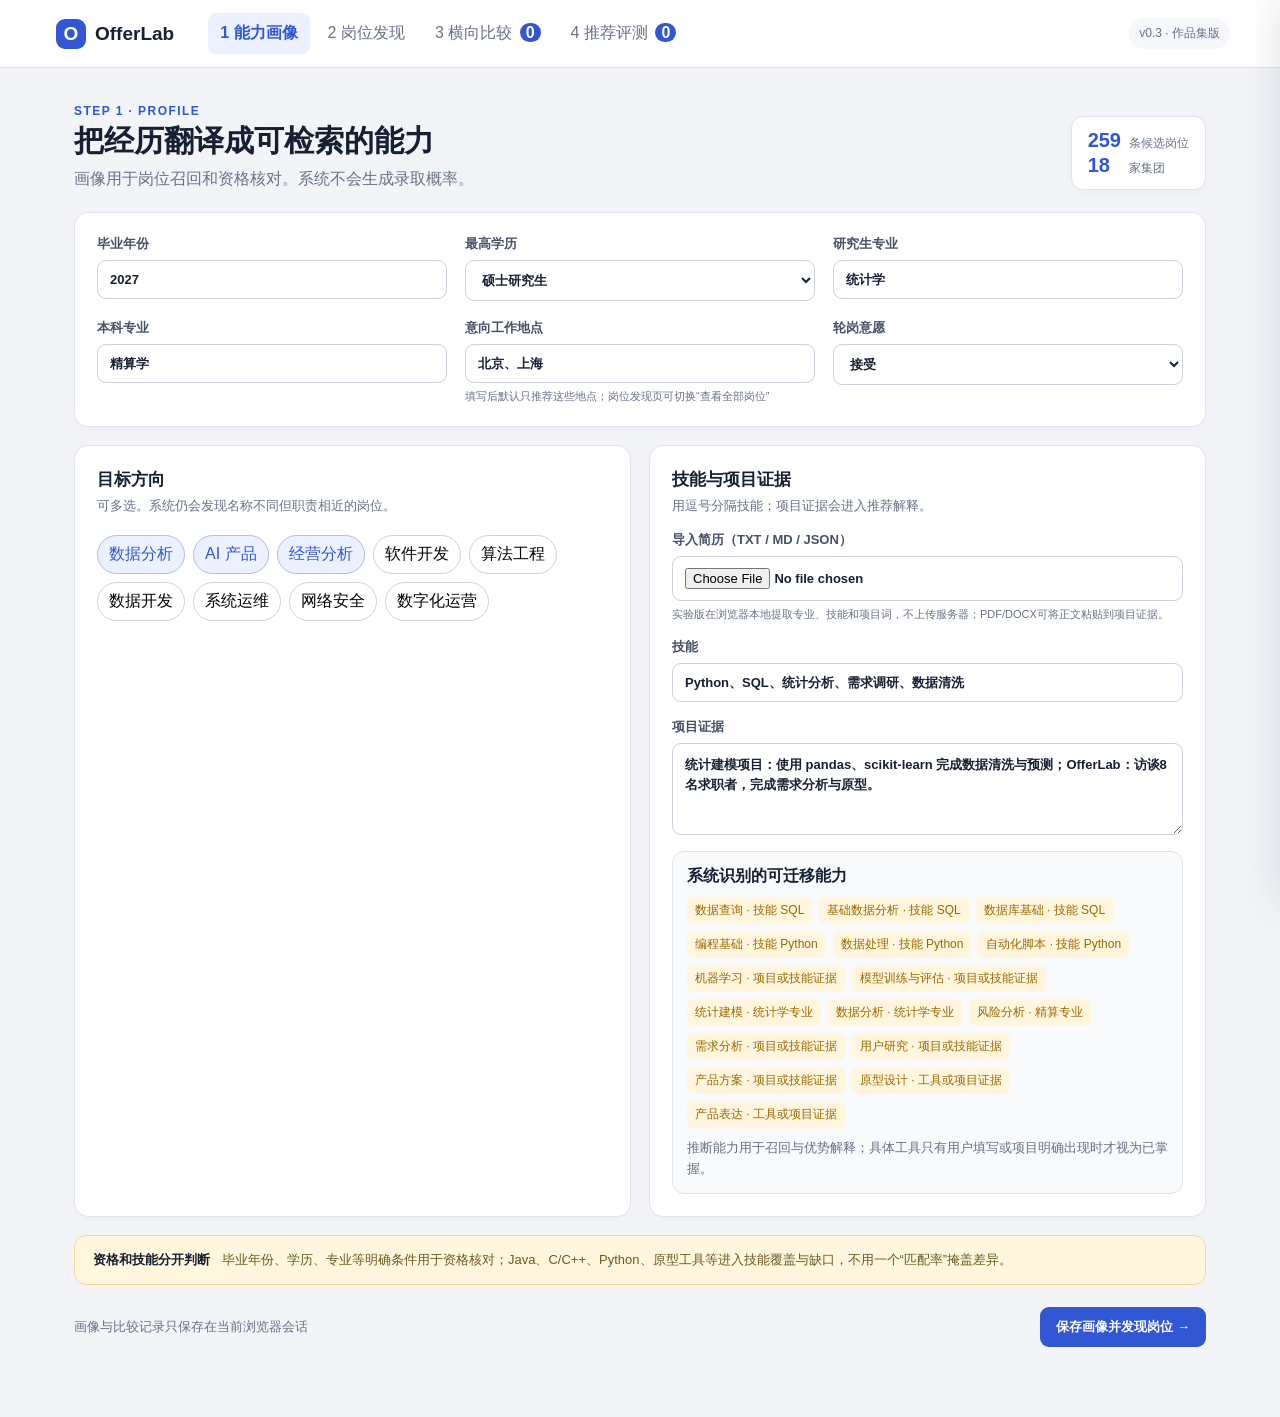
<file: index.html>
<!doctype html>
<html lang="zh-CN">
<head>
  <meta charset="utf-8">
  <meta name="viewport" content="width=device-width, initial-scale=1">
  <title>OfferLab</title>
  <meta http-equiv="refresh" content="0; url=prototype/">
  <link rel="canonical" href="prototype/">
</head>
<body>
  <p>正在打开 <a href="prototype/">OfferLab MVP</a>…</p>
  <script>window.location.replace("prototype/");</script>
</body>
</html>
</file>
<file: prototype/styles.css>
:root{--ink:#172033;--muted:#677187;--line:#dfe4ec;--soft:#f5f7fa;--blue:#3157d5;--blue-soft:#edf1ff;--green:#18794e;--green-soft:#e9f7f0;--amber:#9a6700;--amber-soft:#fff6dd;--red:#b42318;--red-soft:#fff0ee;--white:#fff;--shadow:0 8px 30px rgba(27,38,59,.08)}
*{box-sizing:border-box}body{margin:0;background:#f2f4f8;color:var(--ink);font-family:Inter,"PingFang SC","Microsoft YaHei",sans-serif}.topbar{height:68px;background:#fff;border-bottom:1px solid var(--line);display:flex;align-items:center;padding:0 max(24px,calc((100vw - 1180px)/2));gap:28px;position:sticky;top:0;z-index:20}.brand{font-size:19px;font-weight:800;border:0;background:none;display:flex;align-items:center;gap:9px;color:var(--ink);cursor:pointer}.brand span{background:var(--blue);color:#fff;width:30px;height:30px;border-radius:9px;display:grid;place-items:center}.topbar nav{display:flex;gap:6px;flex:1}.topbar nav button{border:0;background:none;color:var(--muted);padding:10px 12px;border-radius:8px;cursor:pointer}.topbar nav button.active{background:var(--blue-soft);color:var(--blue);font-weight:700}.topbar nav b{background:var(--blue);color:white;border-radius:20px;padding:1px 6px;margin-left:3px}.prototype-badge{font-size:12px;color:var(--muted);background:var(--soft);padding:7px 10px;border-radius:20px}main{max-width:1180px;margin:auto;padding:36px 24px 70px}.page{display:none}.page.active{display:block}.page-heading{display:flex;justify-content:space-between;align-items:end;margin-bottom:22px;gap:20px}.page-heading h1{font-size:30px;margin:3px 0 7px}.page-heading p{margin:0;color:var(--muted)}.eyebrow{font-size:12px!important;letter-spacing:.12em;color:var(--blue)!important;font-weight:800}.panel,.search-panel{background:#fff;border:1px solid var(--line);border-radius:14px;padding:22px;box-shadow:0 2px 8px rgba(27,38,59,.025)}.form-grid{display:grid;grid-template-columns:repeat(3,1fr);gap:18px}.form-grid label{font-size:13px;font-weight:700;color:#465066}.form-grid input,.form-grid select,.search-panel input,.search-panel select{width:100%;margin-top:7px;border:1px solid #cbd2de;border-radius:9px;padding:11px 12px;background:#fff;color:var(--ink);font:inherit}.two-column{display:grid;grid-template-columns:1fr 1fr;gap:18px;margin-top:18px}.section-title{display:flex;justify-content:space-between;align-items:start}.section-title h2,.panel h2{font-size:17px;margin:0 0 6px}.section-title p,.panel p{color:var(--muted);font-size:13px;margin:0}.chips{display:flex;flex-wrap:wrap;gap:8px;margin-top:20px}.chip{border:1px solid #cbd2de;background:white;padding:8px 11px;border-radius:20px;cursor:pointer}.chip.selected{background:var(--blue-soft);border-color:#aebdf7;color:var(--blue)}.text-button{border:0;background:none;color:var(--blue);font-weight:700;cursor:pointer}.skill-row{display:grid;grid-template-columns:90px 70px 1fr;gap:10px;padding:13px 0;border-bottom:1px solid #edf0f4;align-items:center}.skill-row:last-child{border:0}.skill-row span{font-size:12px;background:var(--green-soft);color:var(--green);padding:4px 7px;border-radius:5px;text-align:center}.skill-row small{color:var(--muted)}.notice{margin-top:18px;background:var(--amber-soft);border:1px solid #f2d893;border-radius:12px;padding:15px 18px;display:flex;gap:12px;font-size:13px}.notice span{color:#6c5921}.footer-actions{margin-top:22px;display:flex;justify-content:space-between;align-items:center;color:var(--muted);font-size:13px}button{font:inherit}.primary,.secondary,.job-actions button,.empty button{border:0;border-radius:9px;padding:11px 16px;font-weight:700;cursor:pointer}.primary{background:var(--blue);color:white}.secondary,.job-actions .detail,.empty button{background:white;color:var(--blue);border:1px solid #bac7ef}.progress{font-size:13px;color:var(--muted);min-width:180px}.progress span{display:block;height:6px;background:#e2e6ee;border-radius:4px;margin-top:8px}.progress i{display:block;width:80%;height:100%;background:var(--blue);border-radius:4px}.search-panel{display:grid;grid-template-columns:1fr 180px 170px auto;gap:10px;padding:14px}.search{position:relative}.search span{position:absolute;left:13px;top:17px;color:var(--muted)}.search input{margin:0;padding-left:36px}.search-panel select{margin:0}.result-summary{display:flex;justify-content:space-between;padding:22px 4px 12px}.result-summary span{font-size:12px;color:var(--muted)}.job-list{display:grid;gap:13px}.job-card{background:#fff;border:1px solid var(--line);border-radius:14px;padding:20px;display:grid;grid-template-columns:1fr auto;gap:16px}.job-card:hover{border-color:#b5c1dc;box-shadow:var(--shadow)}.job-card h2{font-size:19px;margin:5px 0}.job-meta{color:var(--muted);font-size:13px}.demo-label{color:#7b8497;font-size:11px;border:1px solid var(--line);border-radius:4px;padding:2px 5px}.reason{margin:15px 0 11px;background:var(--blue-soft);border-radius:9px;padding:12px;color:#2b438d;font-size:13px}.reason strong{display:block;margin-bottom:4px}.status-row{display:flex;gap:8px;flex-wrap:wrap}.status{font-size:12px;border-radius:6px;padding:5px 8px}.pass{background:var(--green-soft);color:var(--green)}.risk{background:var(--amber-soft);color:var(--amber)}.unknown{background:#f0f1f5;color:#626a7b}.fail{background:var(--red-soft);color:var(--red)}.job-actions{display:flex;flex-direction:column;gap:9px;justify-content:center;min-width:116px}.job-actions .add{background:var(--blue);color:#fff}.job-actions .source-button{background:#f7f8fd;color:var(--blue);border:1px solid #bac7ef;border-radius:9px;padding:10px;text-align:center;text-decoration:none;font-size:13px;font-weight:700}.job-actions .remove{background:var(--red-soft);color:var(--red)}.score-note{font-size:11px;color:var(--muted);text-align:center}.empty{text-align:center;padding:60px 20px}.empty h2{font-size:20px}.hidden{display:none!important}.drawer{position:fixed;right:-620px;top:0;height:100%;width:min(600px,96vw);background:#fff;z-index:50;padding:34px;overflow:auto;transition:right .22s ease;box-shadow:-16px 0 40px rgba(18,29,52,.16)}.drawer.open{right:0}.backdrop{position:fixed;inset:0;background:rgba(17,26,43,.38);z-index:40}.drawer-close{position:absolute;right:22px;top:18px;border:0;background:none;font-size:30px;color:var(--muted);cursor:pointer}.drawer h1{font-size:25px;margin-bottom:5px}.drawer h3{font-size:14px;margin:25px 0 9px}.evidence{border-left:3px solid #aebdf7;padding:9px 12px;background:#f7f8fd;font-size:13px;color:#465066;margin:7px 0}.skill-table{width:100%;border-collapse:collapse;font-size:13px}.skill-table th,.skill-table td{border-bottom:1px solid var(--line);padding:10px 6px;text-align:left}.drawer-actions{position:sticky;bottom:-34px;background:white;border-top:1px solid var(--line);padding:16px 0 28px;margin-top:25px}.compare-grid{display:grid;gap:1px;background:var(--line);border:1px solid var(--line);border-radius:14px;overflow:auto}.compare-row{display:grid;background:white;min-width:780px}.compare-cell{padding:15px;border-right:1px solid var(--line);font-size:13px}.compare-cell:last-child{border:0}.compare-label{background:#f7f8fa;font-weight:700;color:#505a6e}.compare-head .compare-cell{padding:20px 15px}.compare-head h2{font-size:16px;margin:0 0 5px}.decision-select,.decision-note{width:100%;border:1px solid #cbd2de;border-radius:7px;padding:8px;margin-top:5px}.decision-note{min-height:60px;resize:vertical}.insight{margin-top:18px}.insight li{margin:9px 0;color:#465066}.toast{position:fixed;left:50%;bottom:30px;transform:translate(-50%,30px);opacity:0;background:#172033;color:white;padding:11px 17px;border-radius:8px;transition:.2s;z-index:70}.toast.show{opacity:1;transform:translate(-50%,0)}
@media(max-width:800px){.prototype-badge{display:none}.topbar{padding:0 12px;gap:10px}.topbar nav button{font-size:12px;padding:8px 5px}.form-grid,.two-column{grid-template-columns:1fr}.search-panel{grid-template-columns:1fr 1fr}.search{grid-column:1/-1}.page-heading{align-items:start;flex-direction:column}.job-card{grid-template-columns:1fr}.job-actions{flex-direction:row}.notice{flex-direction:column}.result-summary{flex-direction:column;gap:7px}}
.field-help{display:block;margin-top:6px;color:var(--muted);font-size:11px;font-weight:400}.search-panel{grid-template-columns:minmax(230px,1fr) 150px 135px 145px 150px auto}
@media(max-width:1000px){.search-panel{grid-template-columns:1fr 1fr 1fr}.search{grid-column:1/-1}.search-panel .primary{grid-column:3}}
@media(max-width:800px){.search-panel{grid-template-columns:1fr 1fr}.search-panel .primary{grid-column:auto}}
.data-proof{display:grid;grid-template-columns:auto auto;align-items:baseline;gap:2px 8px;background:#fff;border:1px solid var(--line);border-radius:12px;padding:12px 16px;box-shadow:0 2px 8px rgba(27,38,59,.03)}
.data-proof strong{font-size:20px;color:var(--blue)}.data-proof span{font-size:12px;color:var(--muted)}
.block-label{display:block;font-size:13px;font-weight:700;color:#465066;margin-top:16px}.block-label input,.block-label textarea{display:block;width:100%;margin-top:7px;border:1px solid #cbd2de;border-radius:9px;padding:11px 12px;color:var(--ink);font:inherit}.block-label textarea{min-height:92px;resize:vertical;line-height:1.55}
.ability-inference{margin-top:16px;padding:14px;border:1px solid var(--line);border-radius:12px;background:#f8fafc}.ability-inference p{display:flex;flex-wrap:wrap;gap:7px;margin:10px 0}.ability-inference small{color:var(--muted);line-height:1.55}
.evaluation-list{display:grid;gap:14px;margin:18px 0}.evaluation-card{display:grid;grid-template-columns:42px 1fr 150px;gap:18px;align-items:start}.evaluation-rank{width:36px;height:36px;border-radius:50%;display:grid;place-items:center;background:var(--blue-soft);font-weight:800;color:var(--blue)}.evaluation-card h2{margin:5px 0 8px}.evaluation-card p{line-height:1.65;margin:0 0 10px}.evaluation-card textarea{width:100%;min-height:54px;border:1px solid #cbd2de;border-radius:8px;padding:9px;resize:vertical}.relevance-buttons{display:grid;gap:8px}.relevance-buttons button{white-space:nowrap;border:1px solid var(--line);background:#fff;border-radius:8px;padding:9px;cursor:pointer}.relevance-buttons .selected.high{background:var(--green-soft);border-color:#56a776;color:var(--green)}.relevance-buttons .selected.medium{background:var(--amber-soft);border-color:#d99a2b;color:var(--amber)}.relevance-buttons .selected.low{background:var(--red-soft);border-color:#d46a6a;color:var(--red)}.evaluation-summary{display:flex;justify-content:space-between;align-items:center;gap:20px;position:sticky;bottom:12px}.evaluation-actions{display:flex;gap:10px}.primary:disabled{opacity:.45;cursor:not-allowed}
.model-note{display:grid;grid-template-columns:1fr auto;align-items:center;gap:2px 10px;background:#172033;color:#fff;border-radius:12px;padding:12px 16px;min-width:230px}.model-note span{font-size:12px;color:#ccd4e5}.model-note strong{font-size:24px}.model-note small{grid-column:1/-1;color:#9ea9bd}
.search-context{display:flex;justify-content:space-between;align-items:center;min-height:38px;padding:9px 4px 0;color:var(--muted);font-size:12px}.title-line{display:flex;align-items:center;gap:8px;flex-wrap:wrap}.title-line h2{margin-right:4px}.match-band,.location-hit,.source-badge{font-size:11px;border-radius:999px;padding:4px 7px;font-weight:700}.match-band.high{background:#e7efff;color:#244dbc}.match-band.medium{background:#f0edff;color:#6842b8}.match-band.low{background:#f1f3f6;color:#687184}.location-hit{background:var(--green-soft);color:var(--green)}.source-badge{background:#eef7f3;color:#176b48;border:1px solid #cce7db}.source-link{margin-top:24px;padding:14px;background:var(--soft);border-radius:9px;font-size:13px}.source-link a,.compare-cell a{color:var(--blue);font-weight:700;text-decoration:none}.compare-cell small{display:block;color:var(--muted);margin-top:8px;line-height:1.5}
@media(max-width:800px){.data-proof,.model-note{width:100%}.data-proof{grid-template-columns:auto 1fr auto 1fr}.search-context{align-items:flex-start;gap:8px}.title-line{align-items:flex-start}.footer-actions{align-items:flex-start;gap:14px;flex-direction:column}}
@media(max-width:800px){.evaluation-card{grid-template-columns:34px 1fr}.relevance-buttons{grid-column:2;grid-template-columns:repeat(3,1fr)}.evaluation-summary{align-items:flex-start;flex-direction:column}}
</file>
